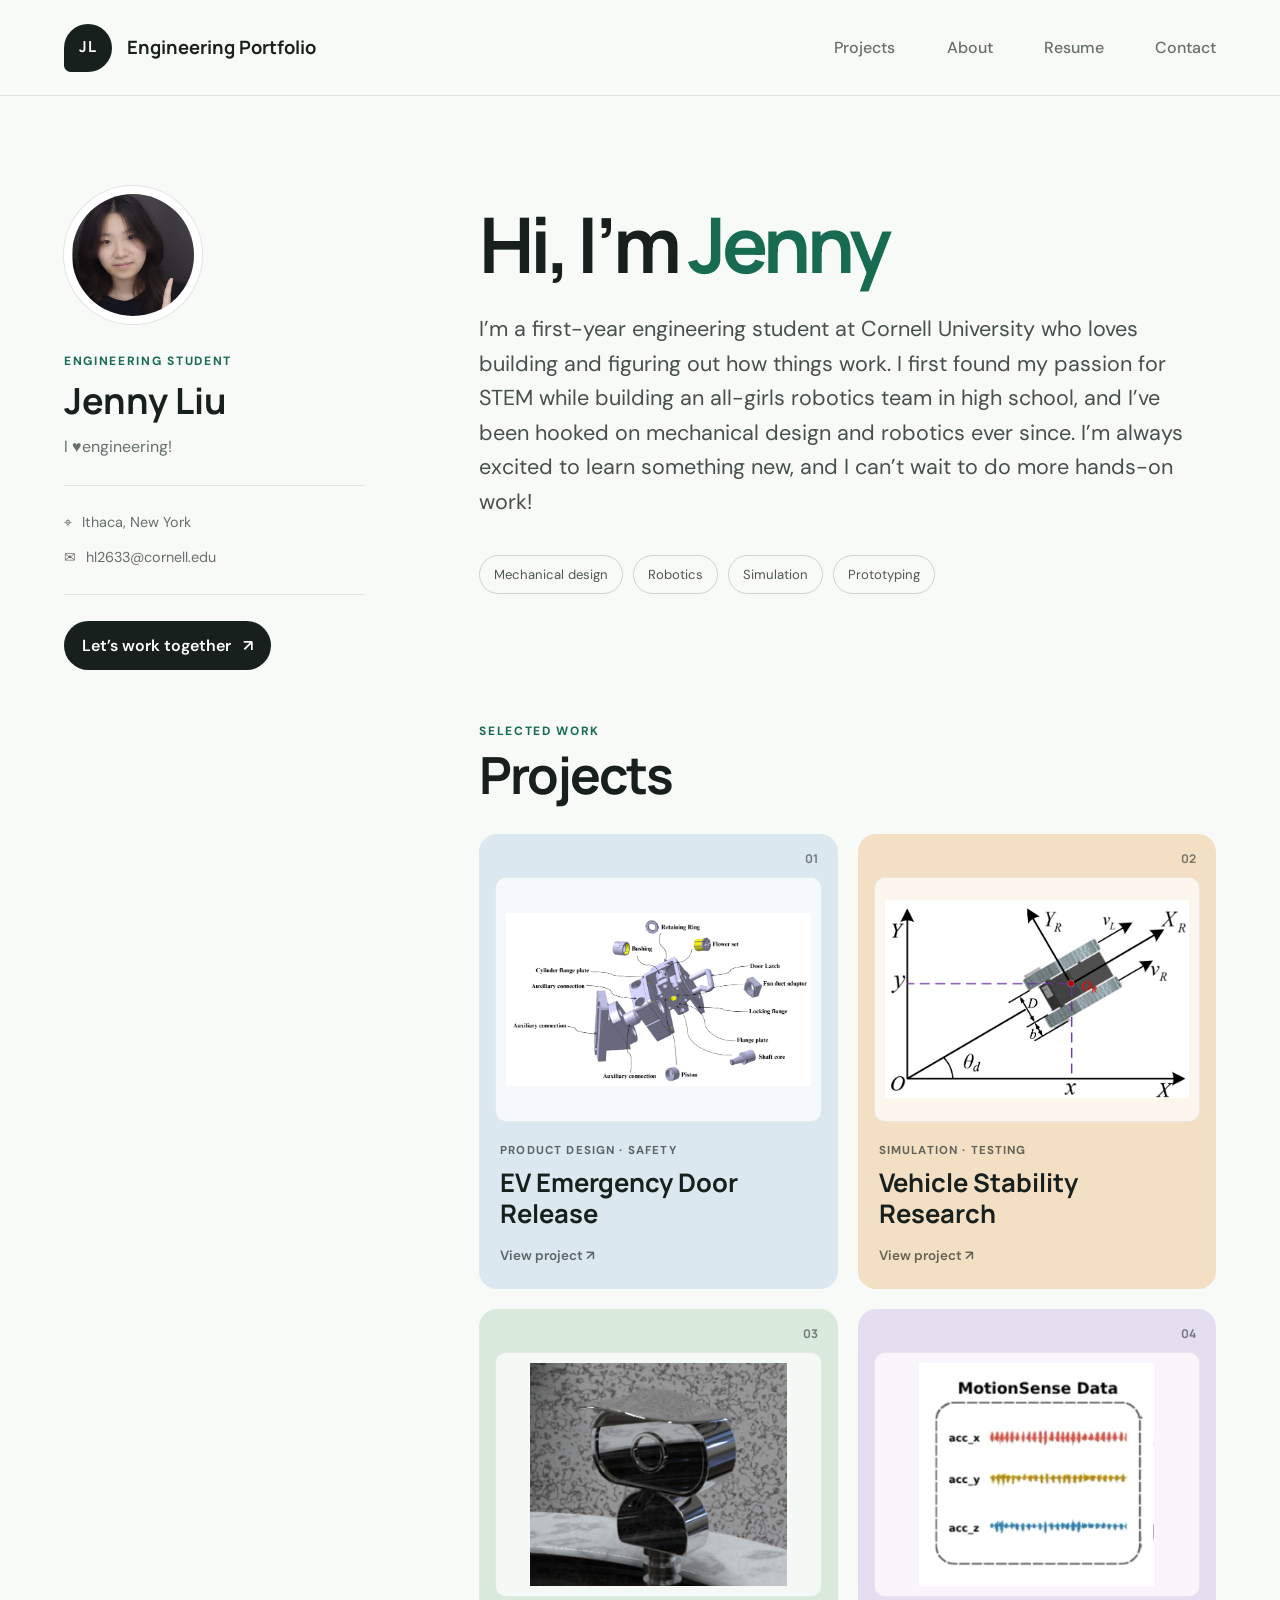
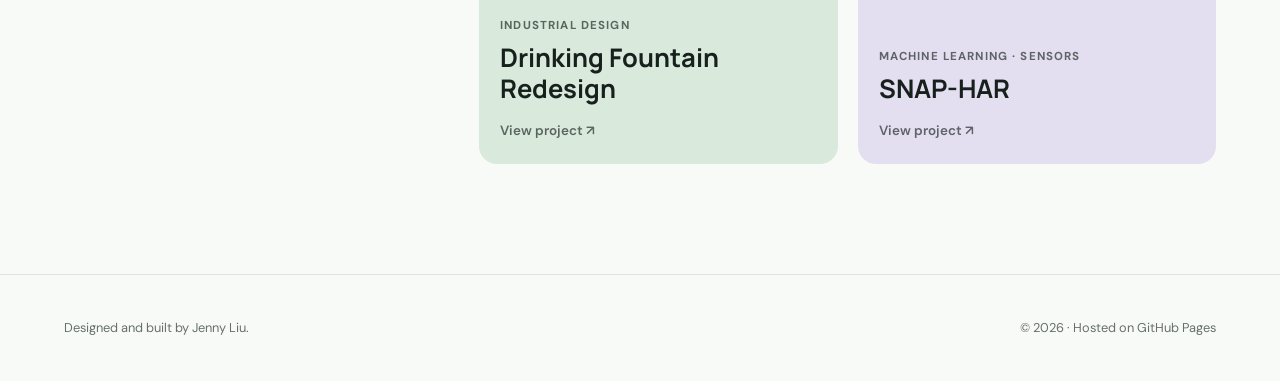
<file: index.html>
<!doctype html>
<html lang="en">
  <head>
    <meta charset="utf-8">
    <meta name="viewport" content="width=device-width, initial-scale=1">
    <meta name="description" content="Jenny Liu's engineering portfolio: selected design, robotics, and research projects.">
    <title>Jenny Liu | Engineering Portfolio</title>
    <link rel="preconnect" href="https://fonts.googleapis.com">
    <link rel="preconnect" href="https://fonts.gstatic.com" crossorigin>
    <link href="https://fonts.googleapis.com/css2?family=DM+Sans:wght@400;500;600;700&amp;family=Manrope:wght@600;700&amp;display=swap" rel="stylesheet">
    <link rel="stylesheet" href="style.css">
  </head>
  <body>
    <header class="topbar">
      <a class="brand" href="#top" aria-label="Jenny Liu portfolio home">
        <span class="brand-mark" aria-hidden="true">JL</span>
        <span>Engineering Portfolio</span>
      </a>

      <nav class="nav-links" aria-label="Main navigation">
        <a href="#projects">Projects</a>
        <a href="#about">About</a>
        <a href="img/Jenny_Liu_Resume.pdf?v=2" target="_blank" rel="noreferrer">Resume</a>
        <a href="#contact">Contact</a>
      </nav>
    </header>

    <main id="top" class="page">
      <aside class="profile" aria-label="Profile">
        <div class="profile-photo">
          <img src="img/profile.png" alt="Jenny Liu">
        </div>
        <p class="eyebrow">Engineering student</p>
        <h1>Jenny Liu</h1>
        <p class="profile-role">I ♥️engineering!</p>

        <div id="contact" class="profile-info">
          <p><span aria-hidden="true">⌖</span> Ithaca, New York</p>
          <a href="mailto:hl2633@cornell.edu"><span aria-hidden="true">✉</span> hl2633@cornell.edu</a>
        </div>

        <a class="profile-cta" href="mailto:hl2633@cornell.edu">Let’s work together <span aria-hidden="true">↗</span></a>
      </aside>

      <div class="content">
        <section id="about" class="intro">
          <h2>Hi, I’m <em>Jenny</em></h2>
          <p class="intro-copy">I’m a first-year engineering student at Cornell University who loves building and figuring out how things work. I first found my passion for STEM while building an all-girls robotics team in high school, and I’ve been hooked on mechanical design and robotics ever since. I’m always excited to learn something new, and I can’t wait to do more hands-on work!</p>
          <div class="skill-list" aria-label="Areas of expertise">
            <span>Mechanical design</span><span>Robotics</span><span>Simulation</span><span>Prototyping</span>
          </div>
        </section>

        <section id="projects" class="projects">
          <div class="section-heading">
            <div>
              <p class="section-label">Selected work</p>
              <h2>Projects</h2>
            </div>
          </div>

          <div class="project-grid">
            <a class="project-card project-card--blue" href="img/Toronto%20Science%20Fair%20Project.pdf" target="_blank" rel="noreferrer">
              <span class="project-number">01</span>
              <img class="project-cover" src="img/ev.png" alt="Electric vehicle emergency door release project">
              <div class="project-copy"><p>Product design · Safety</p><h3>EV Emergency Door Release</h3><span>View project ↗</span></div>
            </a>
            <a class="project-card project-card--orange" href="img/Driving_Stability_Paper.pdf" target="_blank" rel="noreferrer">
              <span class="project-number">02</span>
              <img class="project-cover" src="img/Driving_Stability.png" alt="Vehicle stability research project">
              <div class="project-copy"><p>Simulation · Testing</p><h3>Vehicle Stability Research</h3><span>View project ↗</span></div>
            </a>
            <a class="project-card project-card--green" href="img/Drinking_Fountain.pdf" target="_blank" rel="noreferrer">
              <span class="project-number">03</span>
              <img class="project-cover" src="img/DF.png" alt="Drinking fountain redesign project">
              <div class="project-copy"><p>Industrial design</p><h3>Drinking Fountain Redesign</h3><span>View project ↗</span></div>
            </a>
            <a class="project-card project-card--violet" href="img/SNAP-HAR.pdf" target="_blank" rel="noreferrer">
              <span class="project-number">04</span>
              <img class="project-cover" src="img/Snap.jpg?v=2" alt="SNAP-HAR sensor research project">
              <div class="project-copy"><p>Machine learning · Sensors</p><h3>SNAP-HAR</h3><span>View project ↗</span></div>
            </a>
          </div>
        </section>
      </div>
    </main>

    <footer><p>Designed and built by Jenny Liu.</p><p>© 2026 · Hosted on GitHub Pages</p></footer>
  </body>
</html>
</file>
<file: style.css>
:root {
  --ink: #17201d;
  --muted: #66706c;
  --paper: #f8faf7;
  --line: #dfe5df;
  --accent: #176b50;
  --serif: "Manrope", sans-serif;
}

* { box-sizing: border-box; }
html { scroll-behavior: smooth; }
body { margin: 0; color: var(--ink); background: var(--paper); font-family: "DM Sans", sans-serif; line-height: 1.6; }
a { color: inherit; text-decoration: none; }
a:focus-visible { outline: 3px solid #e9a23b; outline-offset: 4px; }

.topbar { min-height: 96px; padding: 0 clamp(24px, 5vw, 76px); border-bottom: 1px solid var(--line); display: flex; align-items: center; justify-content: space-between; gap: 32px; background: rgba(248,250,247,.94); }
.brand { display: flex; align-items: center; gap: 15px; font-family: var(--serif); font-size: 1.15rem; font-weight: 700; }
.brand-mark { width: 48px; height: 48px; display: grid; place-items: center; color: #fff; background: var(--ink); border-radius: 50% 50% 50% 14%; font-size: .95rem; letter-spacing: .04em; }
.nav-links { display: flex; align-items: center; gap: clamp(22px, 4vw, 54px); color: var(--muted); font-weight: 500; }
.nav-links a { padding: 10px 0; transition: color .2s ease; }
.nav-links a:hover { color: var(--accent); }

.page { width: min(1440px, 100%); margin: auto; padding: clamp(50px, 7vw, 100px) clamp(24px, 5vw, 76px) 110px; display: grid; grid-template-columns: minmax(230px, 300px) minmax(0, 1fr); gap: clamp(55px, 9vw, 140px); }
.profile { position: sticky; top: 36px; align-self: start; }
.profile-photo { width: 138px; aspect-ratio: 1; margin-bottom: 28px; overflow: hidden; border: 8px solid #fff; border-radius: 50%; background-color: #dbe8e1; box-shadow: 0 0 0 1px var(--line); }
.profile-photo img { width: 100%; height: 100%; display: block; object-fit: cover; object-position: center; }
.eyebrow, .section-label { margin: 0 0 8px; color: var(--accent); font-size: .75rem; font-weight: 700; letter-spacing: .14em; text-transform: uppercase; }
.profile h1 { margin: 0 0 12px; font: 700 clamp(1.8rem, 3vw, 2.25rem)/1.2 var(--serif); }
.profile-role { margin: 0; color: var(--muted); font-size: 1rem; }
.profile-info { padding: 25px 0; margin-top: 25px; border-top: 1px solid var(--line); border-bottom: 1px solid var(--line); display: grid; gap: 12px; color: var(--muted); font-size: .9rem; }
.profile-info p, .profile-info a { margin: 0; display: flex; align-items: center; gap: 10px; }
.profile-info a:hover { color: var(--accent); }
.profile-cta { display: inline-flex; gap: 12px; align-items: center; margin-top: 26px; padding: 12px 18px; border-radius: 99px; background: var(--ink); color: #fff; font-weight: 600; transition: transform .2s, background .2s; }
.profile-cta:hover { background: var(--accent); transform: translateY(-2px); }

.content { min-width: 0; }
.intro { max-width: 920px; padding: 18px 0 clamp(75px, 10vw, 135px); }
.intro h2 { max-width: 850px; margin: 0 0 28px; font: 700 clamp(2.8rem, 6vw, 5.6rem)/1.05 var(--serif); letter-spacing: -.055em; }
.intro h2 em { color: var(--accent); font-style: normal; }
.intro-copy { max-width: 760px; margin: 0; color: #46504c; font-size: clamp(1.08rem, 2vw, 1.35rem); }
.skill-list { display: flex; flex-wrap: wrap; gap: 10px; margin-top: 35px; }
.skill-list span { padding: 8px 14px; border: 1px solid #cbd5ce; border-radius: 99px; color: #4d5954; font-size: .82rem; }

.projects { scroll-margin-top: 30px; }
.section-heading { margin-bottom: 34px; display: flex; align-items: end; justify-content: space-between; gap: 50px; }
.section-heading h2 { margin: 0; font: 700 clamp(2.2rem, 4vw, 3.8rem)/1 var(--serif); letter-spacing: -.04em; }
.section-heading > p { max-width: 440px; margin: 0; color: var(--muted); }
.project-grid { display: grid; grid-template-columns: repeat(2, minmax(0, 1fr)); gap: 20px; }
.project-card { min-height: 0; padding: 16px 16px 22px; border-radius: 18px; display: flex; flex-direction: column; overflow: hidden; position: relative; isolation: isolate; transition: transform .25s ease, box-shadow .25s ease; }
a.project-card:hover { transform: translateY(-7px); box-shadow: 0 18px 45px rgba(25, 45, 37, .13); }
.project-card--blue { background: #dbe8f0; }
.project-card--orange { background: #f3dfc3; }
.project-card--green { background: #d9e9dc; }
.project-card--violet { background: #e4dff0; }
.project-number { align-self: flex-end; margin: 0 4px 10px; font: 700 .75rem var(--serif); opacity: .55; }
.project-cover { width: 100%; height: auto; aspect-ratio: 4 / 3; padding: 10px; display: block; border: 1px solid rgba(23, 32, 29, .08); border-radius: 11px; background: rgba(255, 255, 255, .72); object-fit: contain; object-position: center; filter: saturate(.92) contrast(1.02); transition: transform .35s ease, filter .35s ease; }
a.project-card:hover .project-cover { transform: scale(1.015); filter: saturate(1) contrast(1.03); }
.project-copy { margin-top: auto; padding: 20px 5px 0; }
.project-copy p { margin: 0 0 8px; font-size: .72rem; font-weight: 700; letter-spacing: .1em; text-transform: uppercase; opacity: .65; }
.project-copy h3 { margin: 0 0 12px; font: 700 clamp(1.35rem, 2vw, 1.7rem)/1.2 var(--serif); }
.project-copy span { font-size: .84rem; font-weight: 600; opacity: .65; }

footer { padding: 30px clamp(24px, 5vw, 76px); border-top: 1px solid var(--line); display: flex; justify-content: space-between; color: var(--muted); font-size: .8rem; }

@media (max-width: 850px) {
  .topbar { padding-block: 18px; align-items: flex-start; }
  .brand span:last-child { display: none; }
  .nav-links { gap: 18px; font-size: .88rem; flex-wrap: wrap; justify-content: flex-end; }
  .page { grid-template-columns: 1fr; gap: 75px; }
  .profile { position: static; display: grid; grid-template-columns: auto 1fr; column-gap: 26px; }
  .profile-photo { grid-row: 1 / 4; width: 110px; margin: 0; }
  .profile-info, .profile-cta { grid-column: 1 / -1; }
  .intro { padding-top: 0; }
}
@media (max-width: 620px) {
  .nav-links a:nth-child(3) { display: none; }
  .page { padding-top: 44px; }
  .profile { display: block; }
  .profile-photo { margin-bottom: 24px; }
  .intro h2 { font-size: clamp(2.5rem, 13vw, 4rem); }
  .section-heading { display: block; }
  .section-heading > p { margin-top: 18px; }
  .project-grid { grid-template-columns: 1fr; }
  .project-card { min-height: 0; }
  footer { display: block; }
  footer p { margin: 5px 0; }
}
@media (prefers-reduced-motion: reduce) { html { scroll-behavior: auto; } *, *::before, *::after { transition: none !important; } }
</file>
